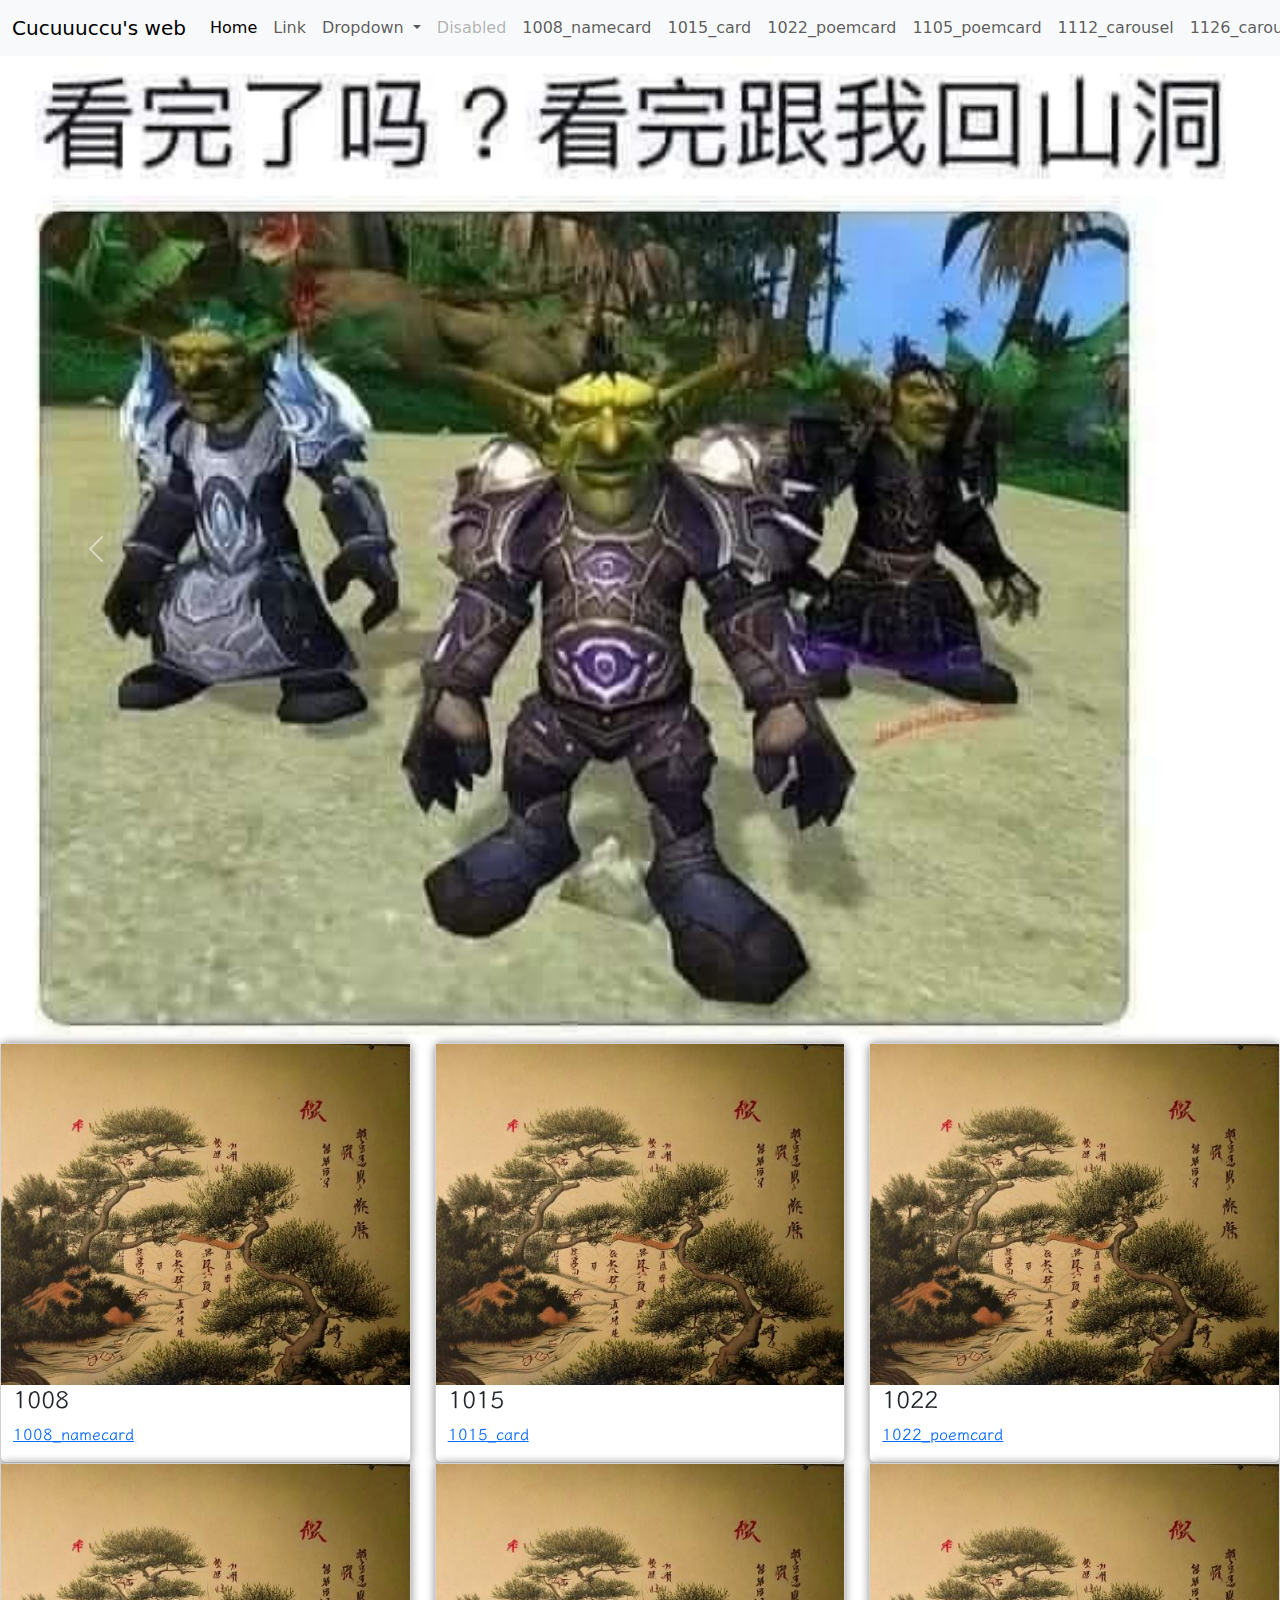
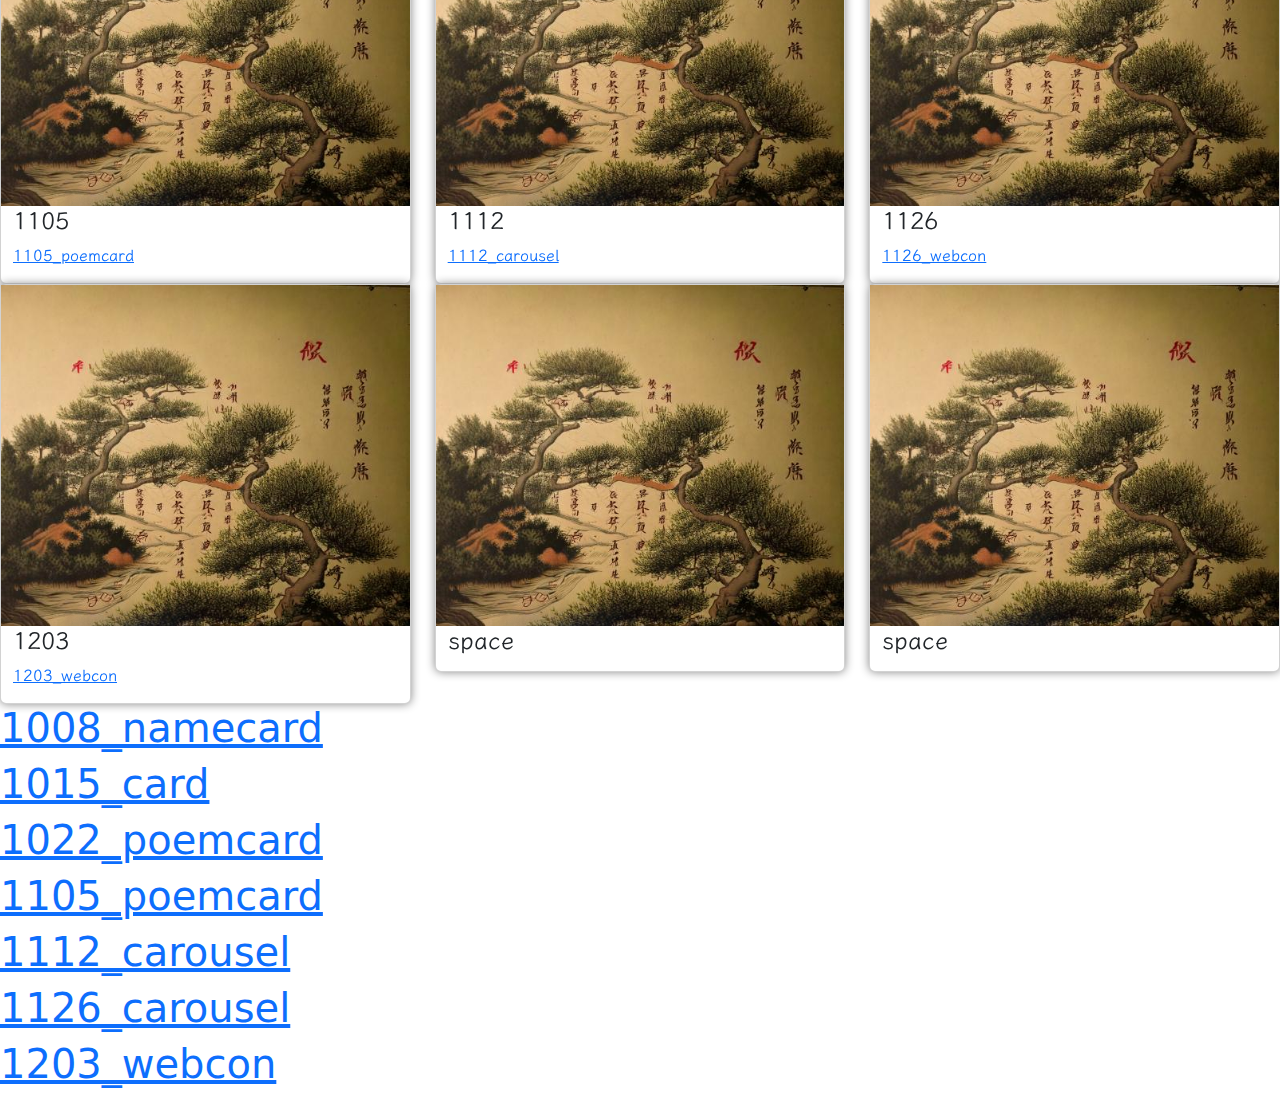
<file: index.html>
<!DOCTYPE html>

<html>

<head>
	<meta charset="utf-8">
	<title>ALISAI'S NAMECARD</title>
	<link rel="preconnect" href="https://fonts.googleapis.com">
	<link rel="preconnect" href="https://fonts.gstatic.com" crossorigin>
	<link href="https://fonts.googleapis.com/css2?family=LXGW+WenKai+Mono+TC&family=LXGW+WenKai+TC&display=swap"
		rel="stylesheet">
	<link href="https://cdn.jsdelivr.net/npm/bootstrap@5.3.3/dist/css/bootstrap.min.css" rel="stylesheet"
		integrity="sha384-QWTKZyjpPEjISv5WaRU9OFeRpok6YctnYmDr5pNlyT2bRjXh0JMhjY6hW+ALEwIH" crossorigin="anonymous">
	<script src="https://cdn.jsdelivr.net/npm/bootstrap@5.3.3/dist/js/bootstrap.bundle.min.js"
		integrity="sha384-YvpcrYf0tY3lHB60NNkmXc5s9fDVZLESaAA55NDzOxhy9GkcIdslK1eN7N6jIeHz"
		crossorigin="anonymous"></script>
</head>
<style>
	.card {
		width: 100%;
		box-shadow: 0px 0px 10px 0px #888888;

	}



	.lxgw-wenkai-tc-regular {
		font-family: "LXGW WenKai TC", cursive;
		font-weight: 400;
		font-style: normal;
	}
</style>

<body>
	<nav class="navbar navbar-expand-lg bg-body-tertiary">
    <div class="container-fluid">
        <a class="navbar-brand" href="#">Cucuuuccu's web</a>
        <button class="navbar-toggler" type="button" data-bs-toggle="collapse"
            data-bs-target="#navbarSupportedContent" aria-controls="navbarSupportedContent" aria-expanded="false"
            aria-label="Toggle navigation">
            <span class="navbar-toggler-icon"></span>
        </button>
        <div class="collapse navbar-collapse" id="navbarSupportedContent">
            <ul class="navbar-nav me-auto mb-2 mb-lg-0">
                <li class="nav-item">
                    <a class="nav-link active" aria-current="page" href="#">Home</a>
                </li>
                <li class="nav-item">
                    <a class="nav-link" href="#">Link</a>
                </li>
                <li class="nav-item dropdown">
                    <a class="nav-link dropdown-toggle" href="#" role="button" data-bs-toggle="dropdown"
                        aria-expanded="false">
                        Dropdown
                    </a>
                    <ul class="dropdown-menu">
                        <li><a class="dropdown-item" href="#">Action</a></li>
                        <li><a class="dropdown-item" href="#">Another action</a></li>
                        <li>
                            <hr class="dropdown-divider">
                        </li>
                        <li><a class="dropdown-item" href="#">Something else here</a></li>
                    </ul>
                </li>
                <li class="nav-item">
                    <a class="nav-link disabled" aria-disabled="true">Disabled</a>
                </li>
                <!-- Add additional links here -->
                <li class="nav-item">
                    <a class="nav-link" href="./1008/1008_namecard.html">1008_namecard</a>
                </li>
                <li class="nav-item">
                    <a class="nav-link" href="./1015/index.html">1015_card</a>
                </li>
                <li class="nav-item">
                    <a class="nav-link" href="./1022/index.html">1022_poemcard</a>
                </li>
                <li class="nav-item">
                    <a class="nav-link" href="./1105/index.html">1105_poemcard</a>
                </li>
                <li class="nav-item">
                    <a class="nav-link" href="./1112/index.html">1112_carousel</a>
                </li>
                <li class="nav-item">
                    <a class="nav-link" href="./1126/index.html">1126_carousel</a>
                </li>
                <li class="nav-item">
                    <a class="nav-link" href="./1203/index.html">1203_webcon</a>
                </li>
            </ul>
            <form class="d-flex" role="search">
                <input class="form-control me-2" type="search" placeholder="Search" aria-label="Search">
                <button class="btn btn-outline-success" type="submit">Search</button>
            </form>
        </div>
    </div>
</nav>
	<div id="carouselExample" class="carousel slide">
                <div class="carousel-inner">
                  <div class="carousel-item active">
                    <img src="go2.JPG" class="d-block w-100" alt="...">
                  </div>
                  <div class="carousel-item">
                    <img src="go3.JPG" class="d-block w-100" alt="...">
                  </div>
                </div>
                <button class="carousel-control-prev" type="button" data-bs-target="#carouselExample" data-bs-slide="prev">
                  <span class="carousel-control-prev-icon" aria-hidden="true"></span>
                  <span class="visually-hidden">Previous</span>
                </button>
                <button class="carousel-control-next" type="button" data-bs-target="#carouselExample" data-bs-slide="next">
                  <span class="carousel-control-next-icon" aria-hidden="true"></span>
                  <span class="visually-hidden">Next</span>
                </button>
              </div>
	<div class="row">
		<div class="col-4">
			<div class='card'>
				<img src='poem.png' style='width: 100%'>
				<div class='container'>
					<h4 class="lxgw-wenkai-tc-regular">
						1008 </h4>
					<p class="lxgw-wenkai-tc-regular">
						<a href='./1008/1008_namecard.html'>
							1008_namecard
						</a>
					</p>
				</div>
			</div>
		</div>
		<div class="col-4">
			<div class='card'>
				<img src='poem.png' style='width: 100%'>
				<div class='container'>
					<h4 class="lxgw-wenkai-tc-regular">
						1015 </h4>
					<p class="lxgw-wenkai-tc-regular">
						<a href='./1015/index.html'>
							1015_card
						</a>
					</p>
				</div>
			</div>
		</div>
		<div class="col-4">
			<div class='card'>
				<img src='poem.png' style='width: 100%'>
				<div class='container'>
					<h4 class="lxgw-wenkai-tc-regular">
						1022 </h4>
					<p class="lxgw-wenkai-tc-regular">
						<a href='./1022/index.html'>
							1022_poemcard
						</a>
					</p>
				</div>
			</div>
		</div>
	</div>

	<div class="row">
		<div class="col-4">
			<div class='card'>
				<img src='poem.png' style='width: 100%'>
				<div class='container'>
					<h4 class="lxgw-wenkai-tc-regular">
						1105 </h4>
					<p class="lxgw-wenkai-tc-regular">
						<a href='./1105/index.html'>
							1105_poemcard
						</a>
					</p>
				</div>
			</div>
		</div>
		<div class="col-4">
			<div class='card'>
				<img src='poem.png' style='width: 100%'>
				<div class='container'>
					<h4 class="lxgw-wenkai-tc-regular">
						1112 </h4>
					<p class="lxgw-wenkai-tc-regular">
						<a href='./1112/index.html'>
							1112_carousel
						</a>
					</p>
				</div>
			</div>
		</div>
		<div class="col-4">
			<div class='card'>
				<img src='poem.png' style='width: 100%'>
				<div class='container'>
					<h4 class="lxgw-wenkai-tc-regular">
						1126 </h4>
					<p class="lxgw-wenkai-tc-regular">
						<a href='./1126/index.html'>
							1126_webcon
						</a>
					</p>
				</div>
			</div>
		</div>
		<div class="col-4">
			<div class='card'>
				<img src='poem.png' style='width: 100%'>
				<div class='container'>
					<h4 class="lxgw-wenkai-tc-regular">
						1203 </h4>
					<p class="lxgw-wenkai-tc-regular">
						<a href='./1203/index.html'>
							1203_webcon
						</a>
					</p>
				</div>
			</div>
		</div>
		<div class="col-4">
			<div class='card'>
				<img src='poem.png' style='width: 100%'>
				<div class='container'>
					<h4 class="lxgw-wenkai-tc-regular">
						space </h4>
					<p class="lxgw-wenkai-tc-regular">
					</p>
				</div>
			</div>
		</div>
		<div class="col-4">
			<div class='card'>
				<img src='poem.png' style='width: 100%'>
				<div class='container'>
					<h4 class="lxgw-wenkai-tc-regular">
						space </h4>
					<p class="lxgw-wenkai-tc-regular">
					</p>
				</div>
			</div>
		</div>
	</div>
	<h1>
		<a href='./1008/1008_namecard.html'>
			1008_namecard

		</a>
	</h1>
	<h1>
		<a href='./1015/index.html'>
			1015_card
		</a>
	</h1>
	<h1>
		<a href='./1022/index.html'>
			1022_poemcard
		</a>
	</h1>
	<h1>
		<a href='./1105/index.html'>
			1105_poemcard
		</a>
	</h1>
	<h1>
		<a href='./1112/index.html'>
			1112_carousel
		</a>
	</h1>
	<h1>
		<a href='./1126/index.html'>
			1126_carousel
		</a>
	</h1>
	<h1>
		<a href='./1203/index.html'>
			1203_webcon
		</a>
	</h1>
</body>


</html>
</file>
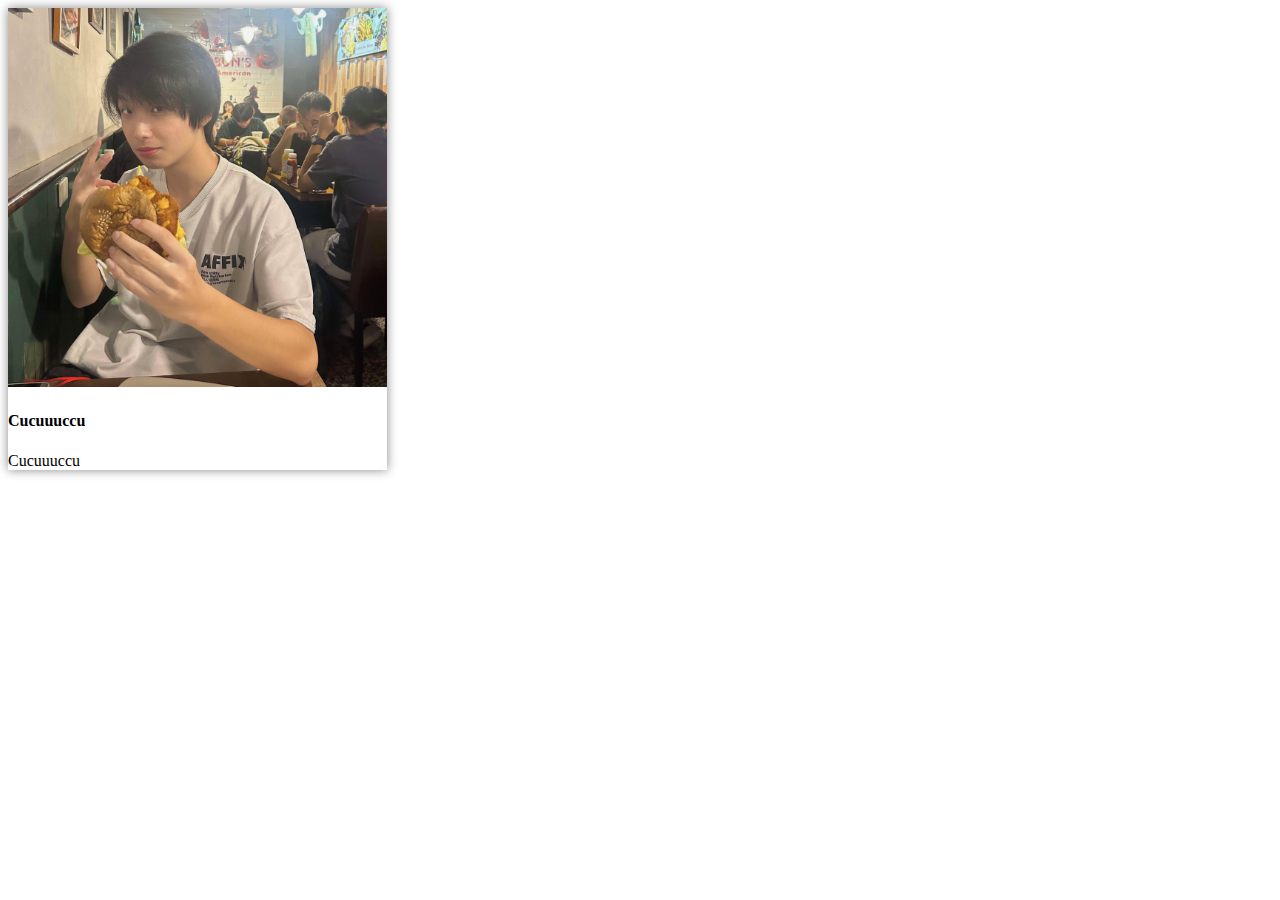
<file: 1015/index.html>
<!DOCTYPE html>

<html>
	
	<head>
		<meta charset='utf-8'>
		<title>Cucu</title>
		
		<style>
			.card{
				width: 30%;
				box-shadow: 0px 0px 10px 0px #888888;

		}
			.contaier{
			 padding 50px 50px;
				
		}
		</style>
	</head>
	
	<body>
		<div class='card'>
			<img src='self.png' style='width: 100%'>
			<div class='container'>
				<h4>Cucuuuccu</h4>
				<p>Cucuuuccu</p>
			</div>
		</div>
	</body>
	
</html>
</file>
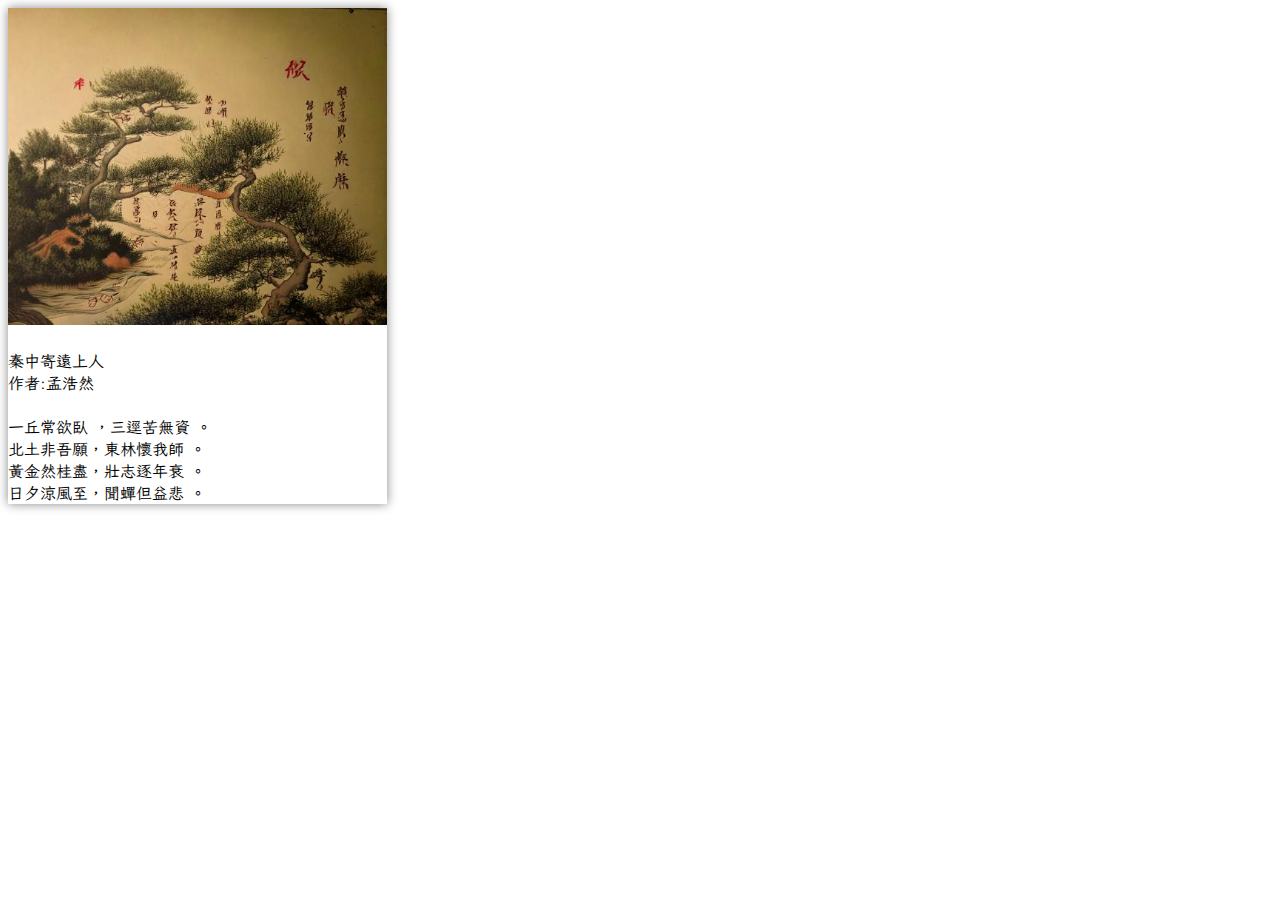
<file: 1022/index.html>
<!DOCTYPE html>

<html>
	
	<head>
		<meta charset='utf-8'>
		<title>Cucu</title>
		<link rel="preconnect" href="https://fonts.googleapis.com">
		<link rel="preconnect" href="https://fonts.gstatic.com" crossorigin>
		<link href="https://fonts.googleapis.com/css2?family=LXGW+WenKai+Mono+TC&family=LXGW+WenKai+TC&display=swap" rel="stylesheet">


	

		<style>
			.card{
				width: 30%;
				box-shadow: 0px 0px 10px 0px #888888;

		}
			.contaier{
			 padding 50px 50px;
				
		}
			.lxgw-wenkai-tc-regular {
			font-family: "LXGW WenKai TC", cursive;
			font-weight: 400;
			font-style: normal;
}
		</style>
	</head>
	
	<body>
		<div class='card'>
			<img src='poem.png' style='width: 100%'>
			<div class='container'>
				<h4 class="lxgw-wenkai-tc-regular">
				秦中寄遠上人 <br>作者:孟浩然 </h4>
				<p class="lxgw-wenkai-tc-regular">	
					一丘常欲臥 ，三逕苦無資 。<br>
					北土非吾願，東林懷我師 。<br>
					黃金然桂盡，壯志逐年衰 。<br>
					日夕涼風至，聞蟬但益悲 。
				</p>
			</div>
		</div>
	</body>
	
</html>
</file>
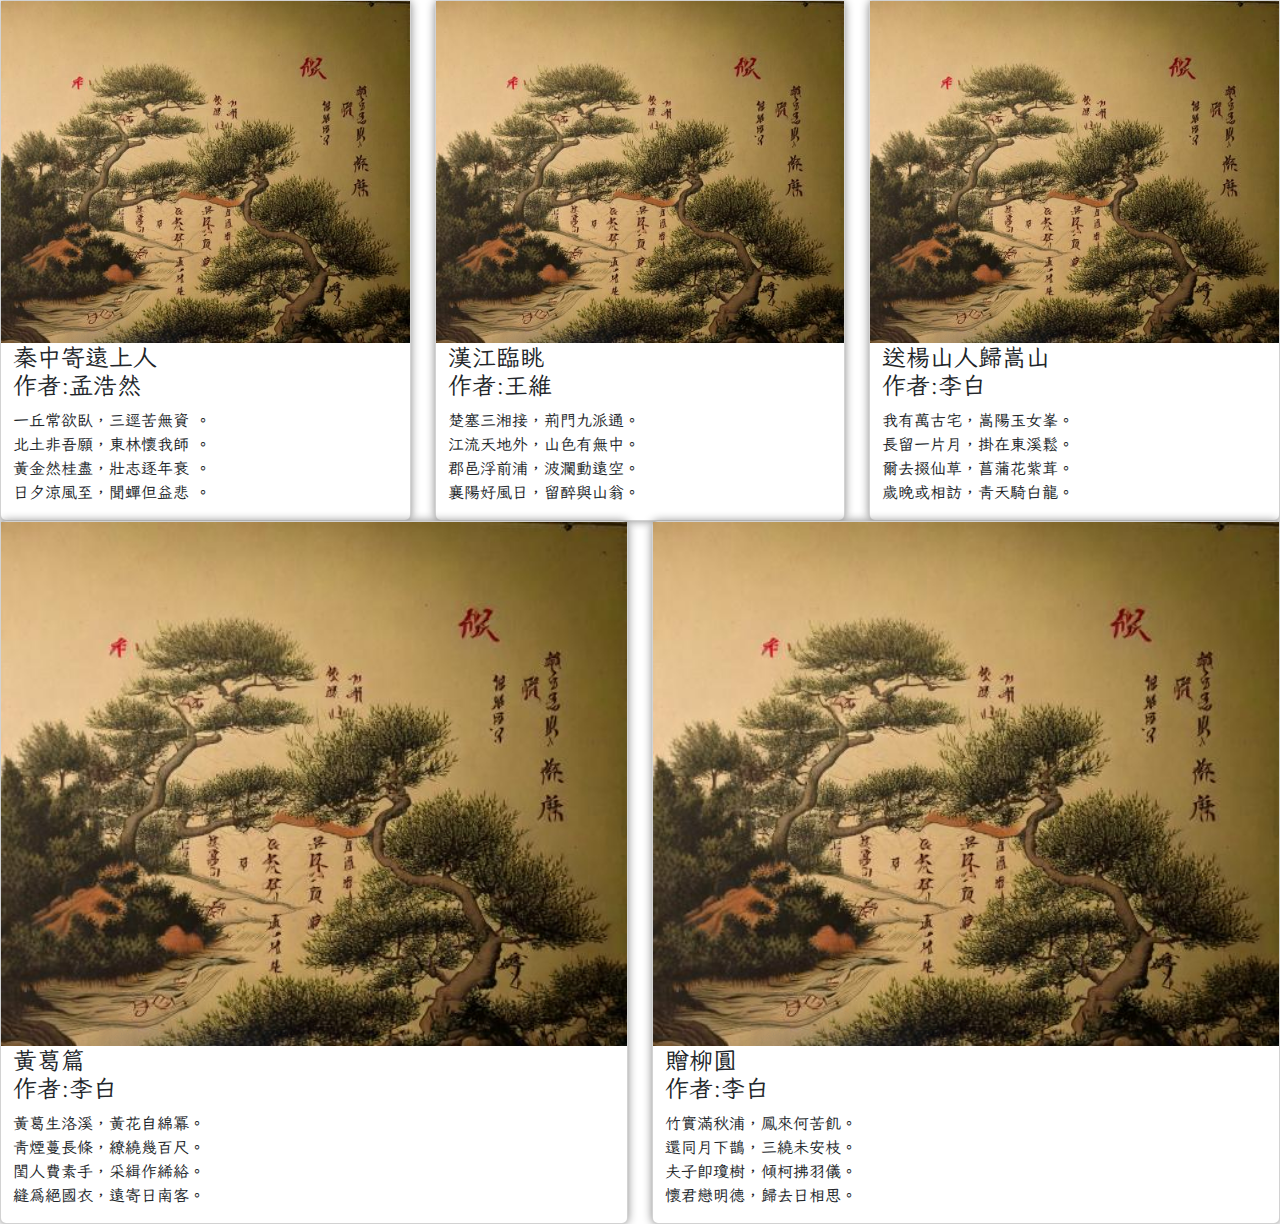
<file: 1105/index.html>
<!DOCTYPE html>

<html>
	
	<head>
		<meta charset='utf-8'>
		<title>Cucu</title>
		<link rel="preconnect" href="https://fonts.googleapis.com">
		<link rel="preconnect" href="https://fonts.gstatic.com" crossorigin>
		<link href="https://fonts.googleapis.com/css2?family=LXGW+WenKai+Mono+TC&family=LXGW+WenKai+TC&display=swap" rel="stylesheet">
		<link href="https://cdn.jsdelivr.net/npm/bootstrap@5.3.3/dist/css/bootstrap.min.css" rel="stylesheet" integrity="sha384-QWTKZyjpPEjISv5WaRU9OFeRpok6YctnYmDr5pNlyT2bRjXh0JMhjY6hW+ALEwIH" crossorigin="anonymous">
		<script src="https://cdn.jsdelivr.net/npm/bootstrap@5.3.3/dist/js/bootstrap.bundle.min.js" integrity="sha384-YvpcrYf0tY3lHB60NNkmXc5s9fDVZLESaAA55NDzOxhy9GkcIdslK1eN7N6jIeHz" crossorigin="anonymous"></script>
	</head>

		<style>
			.card{
				width: 100%;
				box-shadow: 0px 0px 10px 0px #888888;

		}
			.contaier{
			 padding 50px 50px;
				
		}
			.lxgw-wenkai-tc-regular {
			font-family: "LXGW WenKai TC", cursive;
			font-weight: 400;
			font-style: normal;
}
		</style>
	</head>
	
	<body>
			<div class="row">
					<div class="col-4">
						<div class='card'>
							<img src='poem.png' style='width: 100%'>
								<div class='container'>
									<h4 class="lxgw-wenkai-tc-regular">
										秦中寄遠上人 <br>作者:孟浩然 </h4>
										<p class="lxgw-wenkai-tc-regular">	
											一丘常欲臥，三逕苦無資 。<br>
											北土非吾願，東林懷我師 。<br>
											黃金然桂盡，壯志逐年衰 。<br>
											日夕涼風至，聞蟬但益悲 。
										</p>
								</div>
						</div>
					</div>
					<div class="col-4">
						<div class='card'>
							<img src='poem.png' style='width: 100%'>
								<div class='container'>
									<h4 class="lxgw-wenkai-tc-regular">
										漢江臨眺 <br>作者:王維 </h4>
										<p class="lxgw-wenkai-tc-regular">	
											楚塞三湘接，荊門九派通。<br>
											江流天地外，山色有無中。<br>
											郡邑浮前浦，波瀾動遠空。<br>
											襄陽好風日，留醉與山翁。
										</p>
								</div>
						</div>
					</div>
					<div class="col-4">
						<div class='card'>
							<img src='poem.png' style='width: 100%'>
								<div class='container'>
									<h4 class="lxgw-wenkai-tc-regular">
										送楊山人歸嵩山 <br>作者:李白 </h4>
										<p class="lxgw-wenkai-tc-regular">	
											我有萬古宅，嵩陽玉女峯。<br>
											長留一片月，掛在東溪鬆。<br>
											爾去掇仙草，菖蒲花紫茸。<br>
											歲晚或相訪，青天騎白龍。
										</p>
								</div>
						</div>
					</div>
			</div>
			
				<div class="row">
					<div class="col-6">
						<div class='card'>
							<img src='poem.png' style='width: 100%'>
								<div class='container'>
									<h4 class="lxgw-wenkai-tc-regular">
										黃葛篇 <br>作者:李白 </h4>
										<p class="lxgw-wenkai-tc-regular">	
											黃葛生洛溪，黃花自綿冪。<br>
											青煙蔓長條，繚繞幾百尺。<br>
											閨人費素手，采緝作絺綌。<br>
											縫爲絕國衣，遠寄日南客。
										</p>
								</div>
						</div>
					</div>
					<div class="col-6">
						<div class='card'>
							<img src='poem.png' style='width: 100%'>
								<div class='container'>
									<h4 class="lxgw-wenkai-tc-regular">
										贈柳圓 <br>作者:李白 </h4>
										<p class="lxgw-wenkai-tc-regular">	
											竹實滿秋浦，鳳來何苦飢。<br>
											還同月下鵲，三繞未安枝。<br>
											夫子即瓊樹，傾柯拂羽儀。<br>
											懷君戀明德，歸去日相思。
										</p>
								</div>
						</div>
					</div>
				</div>
	</body>
	
</html>
</file>
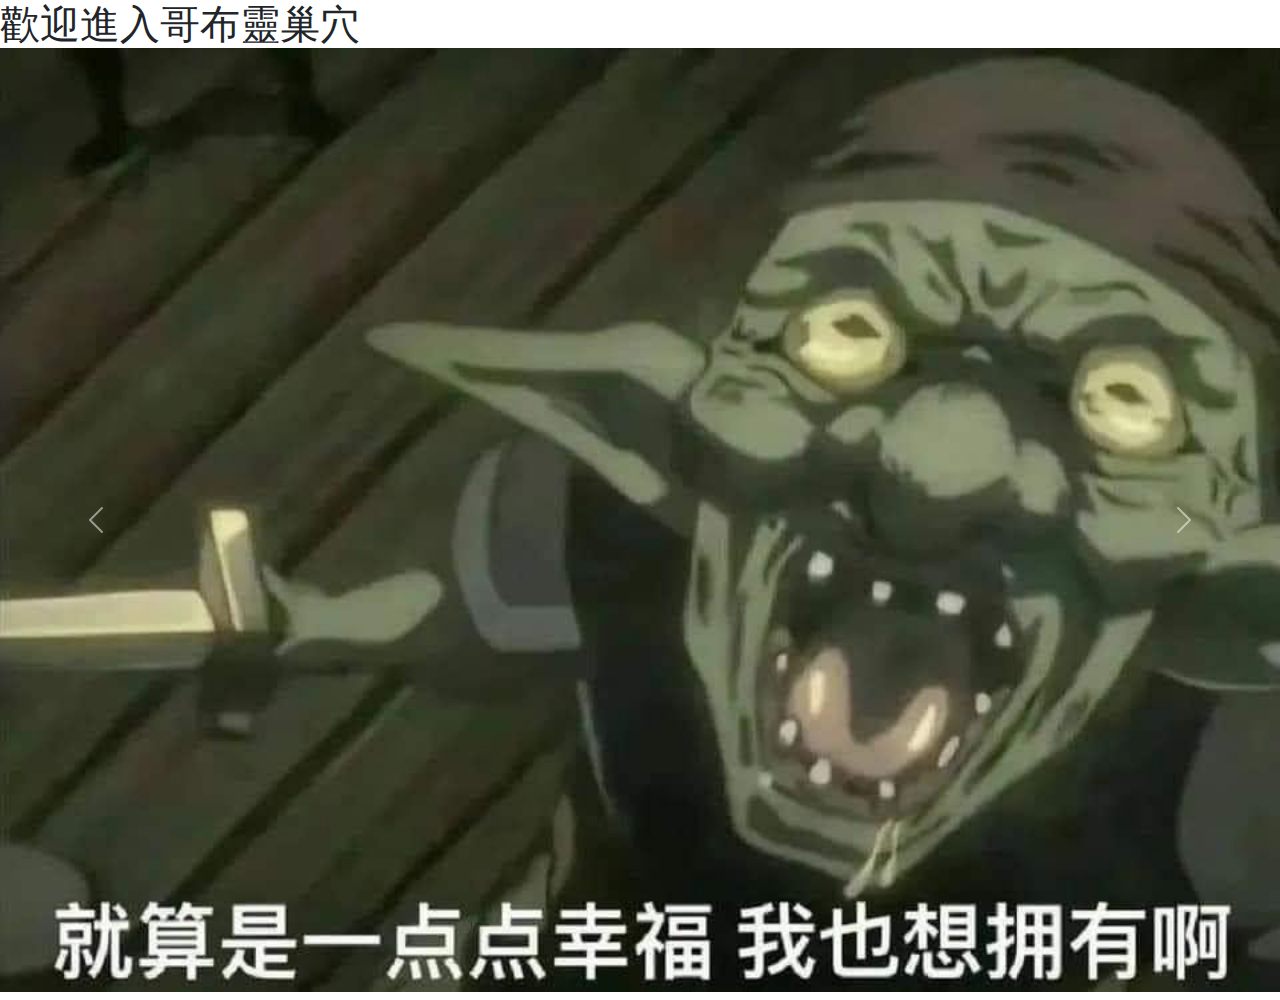
<file: 1112/index.html>
<!DOCTYPE html>

<html>

	<head>
		<meta charset="utf-8">
		<title>gerbulin</title>
        <link href="https://cdn.jsdelivr.net/npm/bootstrap@5.3.3/dist/css/bootstrap.min.css" rel="stylesheet" integrity="sha384-QWTKZyjpPEjISv5WaRU9OFeRpok6YctnYmDr5pNlyT2bRjXh0JMhjY6hW+ALEwIH" crossorigin="anonymous">
        <script src="https://cdn.jsdelivr.net/npm/bootstrap@5.3.3/dist/js/bootstrap.bundle.min.js" integrity="sha384-YvpcrYf0tY3lHB60NNkmXc5s9fDVZLESaAA55NDzOxhy9GkcIdslK1eN7N6jIeHz" crossorigin="anonymous"></script>
        
    </head>
	
	<body>		
		<h1>
            歡迎進入哥布靈巢穴
            <div id="carouselExample" class="carousel slide">
                <div class="carousel-inner">
                  <div class="carousel-item active">
                    <img src="go1.JPG" class="d-block w-100" alt="...">
                  </div>
                  <div class="carousel-item">
                    <img src="go2.JPG" class="d-block w-100" alt="...">
                  </div>
                  <div class="carousel-item">
                    <img src="go3.JPG" class="d-block w-100" alt="...">
                  </div>
                </div>
                <button class="carousel-control-prev" type="button" data-bs-target="#carouselExample" data-bs-slide="prev">
                  <span class="carousel-control-prev-icon" aria-hidden="true"></span>
                  <span class="visually-hidden">Previous</span>
                </button>
                <button class="carousel-control-next" type="button" data-bs-target="#carouselExample" data-bs-slide="next">
                  <span class="carousel-control-next-icon" aria-hidden="true"></span>
                  <span class="visually-hidden">Next</span>
                </button>
              </div>
		</h1>
	</body>


</html>
</file>
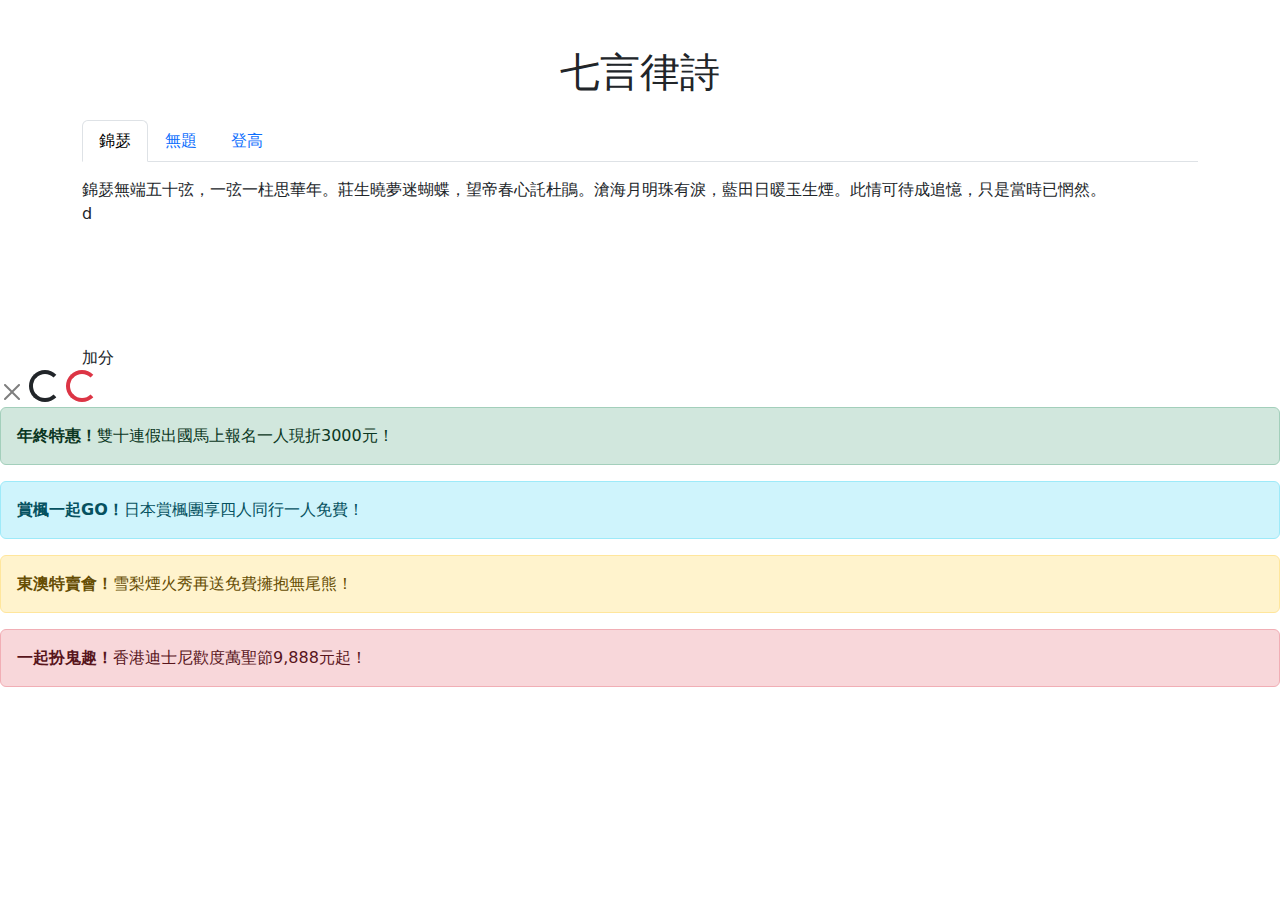
<file: 1126/index.html>
<!DOCTYPE html>
<html lang="en">
<head>
    <meta charset="UTF-8">
    <meta name="viewport" content="width=device-width, initial-scale=1.0">
    <title>七言律詩 - 標籤切換</title>
    <!-- 引入 Bootstrap CSS -->
    <link href="https://cdn.jsdelivr.net/npm/bootstrap@5.3.0-alpha3/dist/css/bootstrap.min.css" rel="stylesheet">
</head>
<body>
    <div class="container mt-5">
        <h1 class="text-center mb-4">七言律詩</h1>
        <!-- 標籤導航 -->
        <ul class="nav nav-tabs" id="poetryTab" role="tablist">
            <li class="nav-item" role="presentation">
                <button class="nav-link active" id="jinse-tab" data-bs-toggle="tab" data-bs-target="#jinse" type="button" role="tab" aria-controls="jinse" aria-selected="true">錦瑟</button>
            </li>
            <li class="nav-item" role="presentation">
                <button class="nav-link" id="wuti-tab" data-bs-toggle="tab" data-bs-target="#wuti" type="button" role="tab" aria-controls="wuti" aria-selected="false">無題</button>
            </li>
            <li class="nav-item" role="presentation">
                <button class="nav-link" id="denggao-tab" data-bs-toggle="tab" data-bs-target="#denggao" type="button" role="tab" aria-controls="denggao" aria-selected="false">登高</button>
            </li>
        </ul>
        <!-- 標籤內容 -->
        <div class="tab-content mt-3" id="poetryTabContent">
            <!-- 錦瑟 -->
            <div class="tab-pane fade show active" id="jinse" role="tabpanel" aria-labelledby="jinse-tab">
                錦瑟無端五十弦，一弦一柱思華年。莊生曉夢迷蝴蝶，望帝春心託杜鵑。滄海月明珠有淚，藍田日暖玉生煙。此情可待成追憶，只是當時已惘然。
            </div>
            <!-- 無題 -->
            <div class="tab-pane fade" id="wuti" role="tabpanel" aria-labelledby="wuti-tab">
                相見時難別亦難，東風無力百花殘。春蠶到死絲方盡，蠟炬成灰淚始乾。曉鏡但愁雲鬢改，夜吟應覺月光寒。蓬萊此去無多路，青鳥殷勤為探看。
            </div>
            <!-- 登高 -->d
            <div class="tab-pane fade" id="denggao" role="tabpanel" aria-labelledby="denggao-tab">
                風急天高猿嘯哀，渚清沙白鳥飛迴。無邊落木蕭蕭下，不盡長江滾滾來。萬里悲秋常作客，百年多病獨登臺。艱難苦恨繁霜鬢，潦倒新停濁酒杯。
            </div>
        </div>
		<br>
		<br>
		<br>
		<br>
		<br>
		加分</div>
			<button type="button" class="btn-close"></button>
			<div class="spinner-border">
				<span class="visually-hidden">Loading...</span>
				</div>
				<div class="spinner-border text-danger">
				<span class="visually-hidden">Loading...</span>
				</div>
				<div class="alert alert-success" role="alert">
					<strong>年終特惠！</strong>雙十連假出國馬上報名一人現折3000元！
					</div>
					<div class="alert alert-info" role="alert">
					<strong>賞楓一起GO！</strong>日本賞楓團享四人同行一人免費！
					</div>
					<div class="alert alert-warning" role="alert">
					<strong>東澳特賣會！</strong>雪梨煙火秀再送免費擁抱無尾熊！
					</div>
					<div class="alert alert-danger" role="alert">
					<strong>一起扮鬼趣！</strong>香港迪士尼歡度萬聖節9,888元起！
					</div>
	

    <!-- 引入 Bootstrap JS -->
    <script src="https://cdn.jsdelivr.net/npm/bootstrap@5.3.0-alpha3/dist/js/bootstrap.bundle.min.js"></script>
</body>
</html>
</file>
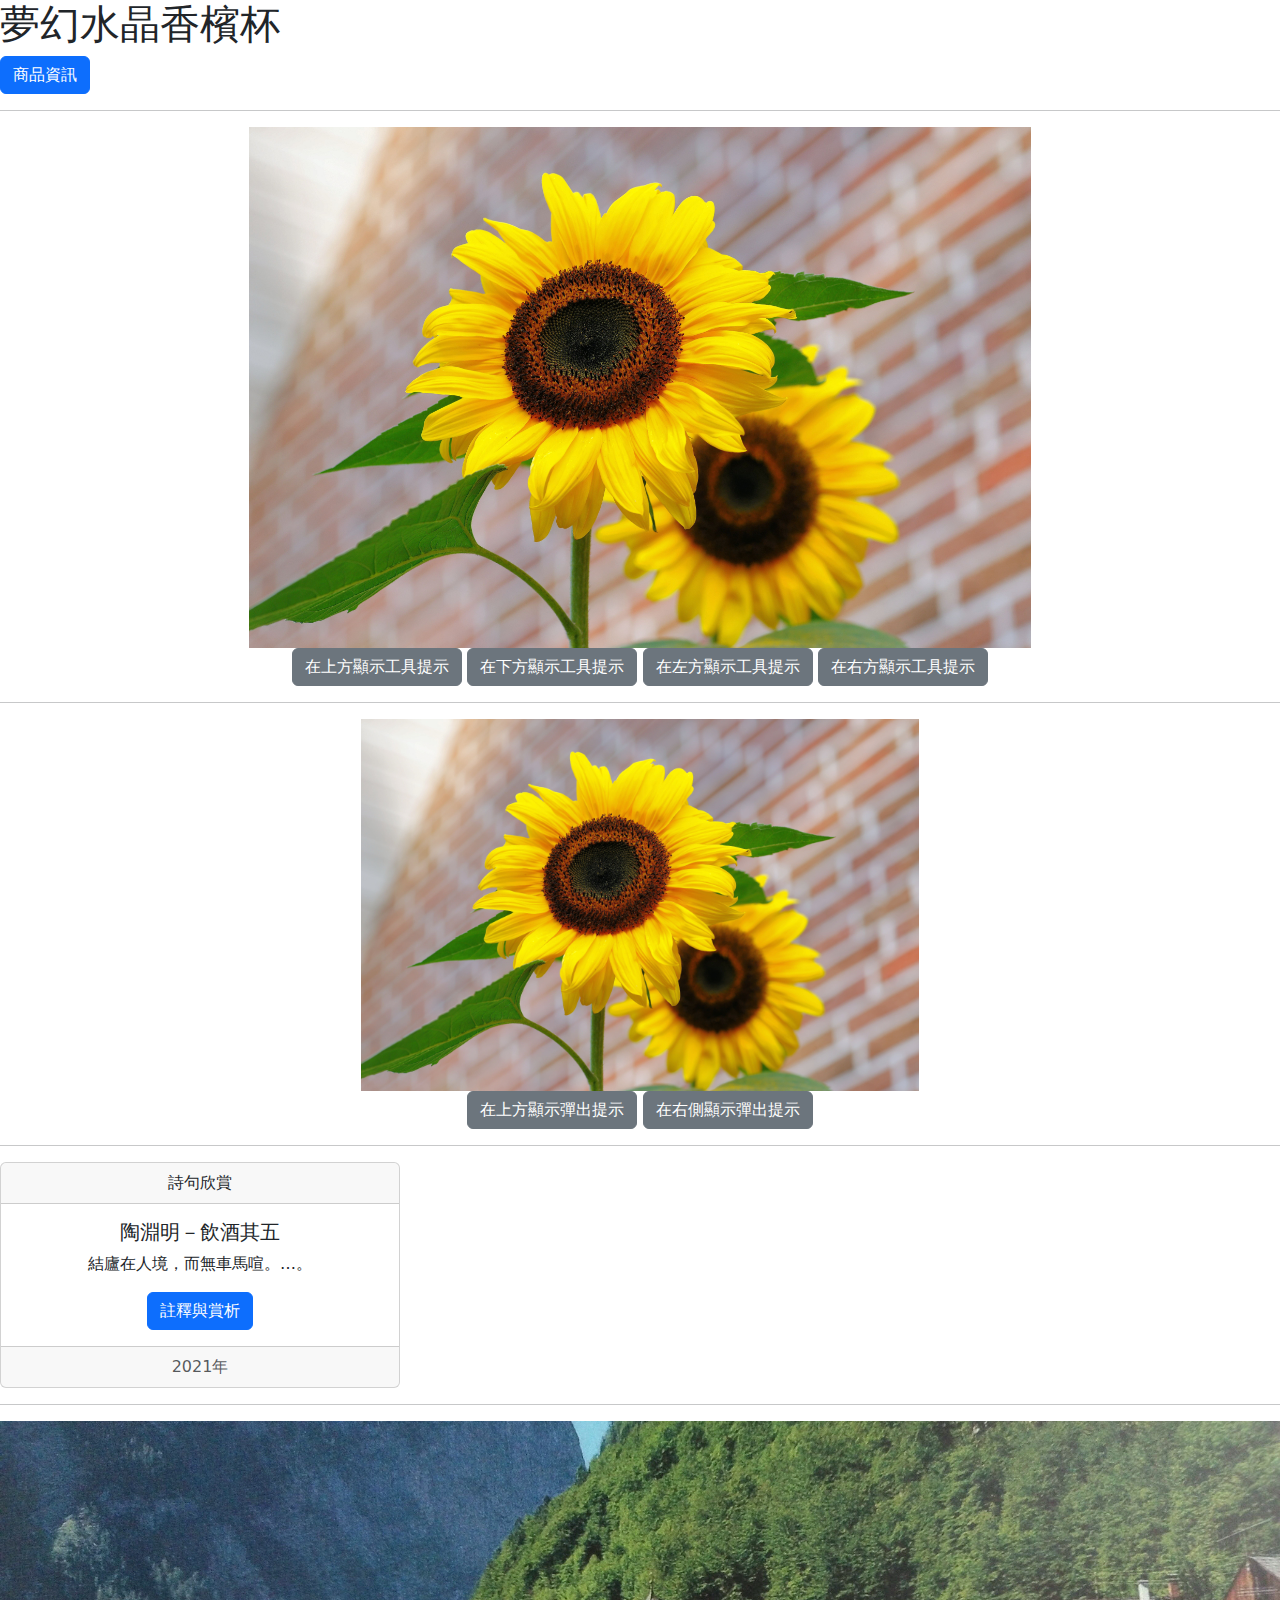
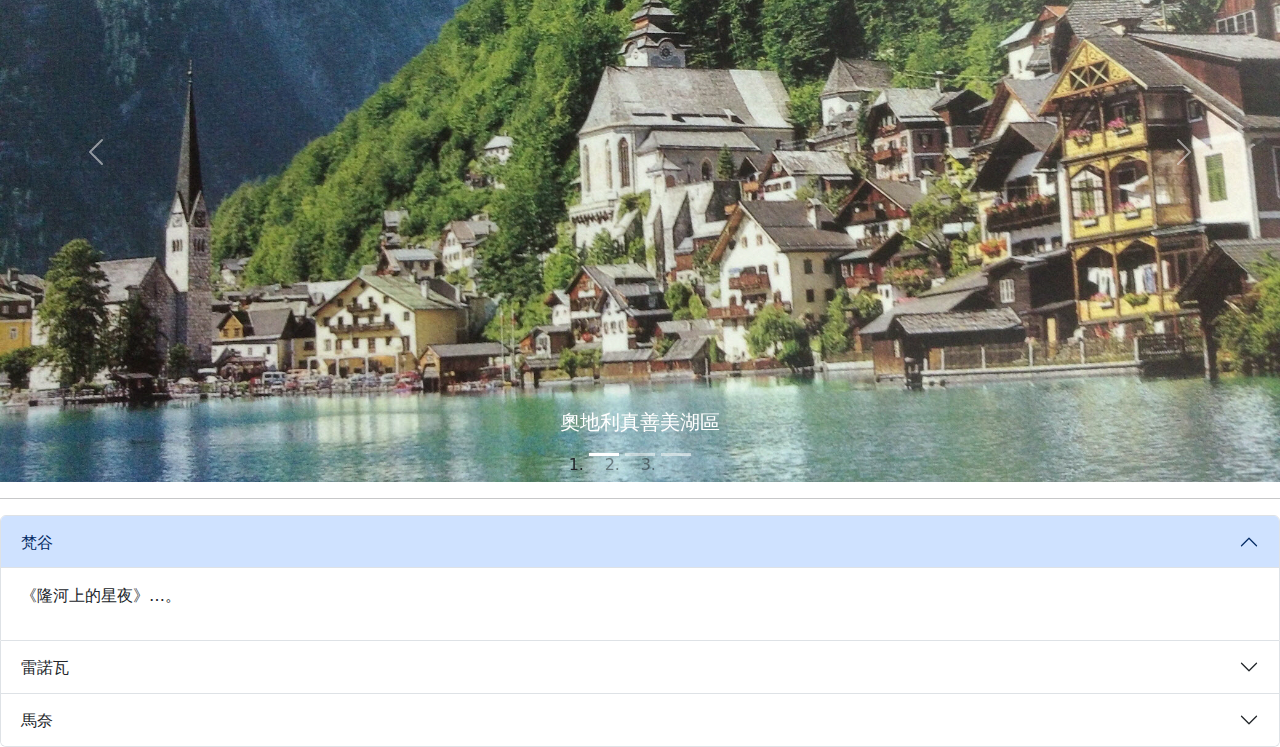
<file: 1203/index.html>
<!DOCTYPE html>
<html lang="en">

<head>
    <meta charset="UTF-8">
    <meta name="viewport" content="width=device-width, initial-scale=1.0">
    <title>sell</title>
    <!-- 引入 Bootstrap CSS -->
    <link href="https://cdn.jsdelivr.net/npm/bootstrap@5.3.3/dist/css/bootstrap.min.css" rel="stylesheet"
        integrity="sha384-QWTKZyjpPEjISv5WaRU9OFeRpok6YctnYmDr5pNlyT2bRjXh0JMhjY6hW+ALEwIH" crossorigin="anonymous">
    <script src="https://cdn.jsdelivr.net/npm/bootstrap@5.3.3/dist/js/bootstrap.bundle.min.js"
        integrity="sha384-YvpcrYf0tY3lHB60NNkmXc5s9fDVZLESaAA55NDzOxhy9GkcIdslK1eN7N6jIeHz"
        crossorigin="anonymous"></script>
</head>

<body>
    <h1>夢幻水晶香檳杯</h1>
    <!-- 觸發互動視窗的按鈕 -->
    <button type="button" class="btn btn-primary" data-bs-toggle="modal" data-bs-target="#myModal">商品資訊</button>
    <!-- 互動視窗 -->
    <div class="modal fade" id="myModal" tabindex="-1">
        <div class="modal-dialog">
            <div class="modal-content">
                <div class="modal-header">
                    <h3 class="modal-title">夢幻水晶香檳杯</h3>
                    <button type="button" class="btn-close" data-bs-dismiss="modal"></button>
                </div>
                <div class="modal-body">
                    <img src="cup.jpg" width="50%" class="img-fluid">
                    <p class="h3 text-end">$30.0</p>
                </div>
                <div class="modal-footer">
                    <button type="button" class="btn btn-primary">放入購物車</button>
                </div>
            </div>
        </div>
    </div>

    <hr>

    <div class="container text-center">
        <img src="flowers3.jpg" width="70%" class="img-fluid"><br>
        <button type="button" class="btn btn-secondary" data-bs-toggle="tooltip" data-bs-placement="top"
            title="太陽花">在上方顯示工具提示</button>
        <button type="button" class="btn btn-secondary" data-bs-toggle="tooltip" data-bs-placement="bottom"
            title="太陽花">在下方顯示工具提示</button>
        <button type="button" class="btn btn-secondary" data-bs-toggle="tooltip" data-bs-placement="left"
            title="太陽花">在左方顯示工具提示</button>
        <button type="button" class="btn btn-secondary" data-bs-toggle="tooltip" data-bs-placement="right"
            title="太陽花">在右方顯示工具提示</button>
    </div>

    <script>
        var tooltipTriggerList = [].slice.call(document.querySelectorAll('[data-bs-toggle="tooltip"]'));
        var tooltipList = tooltipTriggerList.map(function (tooltipTriggerEl) {
            return new bootstrap.Tooltip(tooltipTriggerEl)
        });
    </script>

    <hr>

    <div class="container text-center">
        <img src="flowers3.jpg" width="50%" class="img-fluid"><br>
        <button type="button" class="btn btn-secondary" data-bs-container="body" data-bs-toggle="popover"
            data-bs-placement="top" data-bs-content="太陽花">
            在上方顯示彈出提示</button>

        <button type="button" class="btn btn-secondary" title="圖片標題" data-bs-toggle="popover" data-bs-placement="right"
            data-bs-content="太陽花">
            在右側顯示彈出提示</button>
    </div>

    <script>
        var popoverTriggerList = [].slice.call(document.querySelectorAll('[data-bs-toggle="popover"]'));
        var popoverList = popoverTriggerList.map(function (popoverTriggerEl) {
            return new bootstrap.Popover(popoverTriggerEl)
        });
    </script>

    <hr>

    <div class="card text-center" style="width: 400px;">
        <div class="card-header">詩句欣賞</div>
        <div class="card-body">
          <h5 class="card-title">陶淵明－飲酒其五</h5>
          <p class="card-text">結廬在人境，而無車馬喧。…。</p>
          <a href="#" class="btn btn-primary">註釋與賞析</a>
        </div>
        <div class="card-footer text-muted">2021年</div>
      </div>
      
      <hr>
    
    <div id="myCarousel" class="carousel slide" data-bs-ride="carousel">
  <!-- 輪播指示 -->
  <ol class="carousel-indicators">
    <li data-bs-target="#myCarousel" data-bs-slide-to="0" class="active"></li>
    <li data-bs-target="#myCarousel" data-bs-slide-to="1"></li>
    <li data-bs-target="#myCarousel" data-bs-slide-to="2"></li>
  </ol>
  <!-- 輪播內容 -->
  <div class="carousel-inner">
    <div class="carousel-item active">
      <img src="photo1.jpg" class="d-block w-100" alt="真善美湖區">
      <div class="carousel-caption d-none d-md-block">
        <h5>奧地利真善美湖區</h5>
      </div>
    </div>
    <div class="carousel-item">
      <img src="photo2.jpg" class="d-block w-100" alt="熊布朗宮">
      <div class="carousel-caption d-none d-md-block">
        <h5>奧地利熊布朗宮</h5>
      </div>
    </div>
    <div class="carousel-item">
      <img src="photo3.jpg" class="d-block w-100" alt="雪的美術館">
      <div class="carousel-caption d-none d-md-block">
        <h5>北海道雪的美術館</h5>
      </div>
    </div>
  </div>
  <!-- 輪播控制 -->
  <a class="carousel-control-prev" href="#myCarousel" data-bs-slide="prev">
    <span class="carousel-control-prev-icon"></span>
    <span class="visually-hidden">Previous</span></a>
  <a class="carousel-control-next" href="#myCarousel" data-bs-slide="next">
    <span class="carousel-control-next-icon"></span>
    <span class="visually-hidden">Next</span></a>
</div>

    <hr>

      <div class="accordion" id="myAccordion">
        <div class="accordion-item">
          <h2 class="accordion-header" id="heading1">
            <button type="button" class="accordion-button" data-bs-toggle="collapse" 
              data-bs-target="#collapse1">梵谷</button>
          </h2>
          <div id="collapse1" class="accordion-collapse collapse show"
            data-bs-parent="#myAccordion">
            <div class="accordion-body">
              <p>《隆河上的星夜》…。</p>
            </div>
          </div>
        </div>
        <div class="accordion-item">
          <h2 class="accordion-header" id="heading2">
            <button type="button" class="accordion-button collapsed" data-bs-toggle="collapse"
              data-bs-target="#collapse2">雷諾瓦</button>
          </h2>
          <div id="collapse2" class="accordion-collapse collapse" data-bs-parent="#myAccordion">
            <div class="accordion-body">
              <p>《煎餅磨坊的舞會》…。</p>
            </div>
          </div>
        </div>
        <div class="accordion-item">
          <h2 class="accordion-header" id="heading3">
            <button type="button" class="accordion-button collapsed" data-bs-toggle="collapse" 
              data-bs-target="#collapse3">馬奈</button>
          </h2>
          <div id="collapse3" class="accordion-collapse collapse" data-bs-parent="#myAccordion">
            <div class="accordion-body">
              <p>《草地上的午餐》…。</p>
            </div>
          </div>
        </div>
      </div>
      





</body>

</html>
</file>
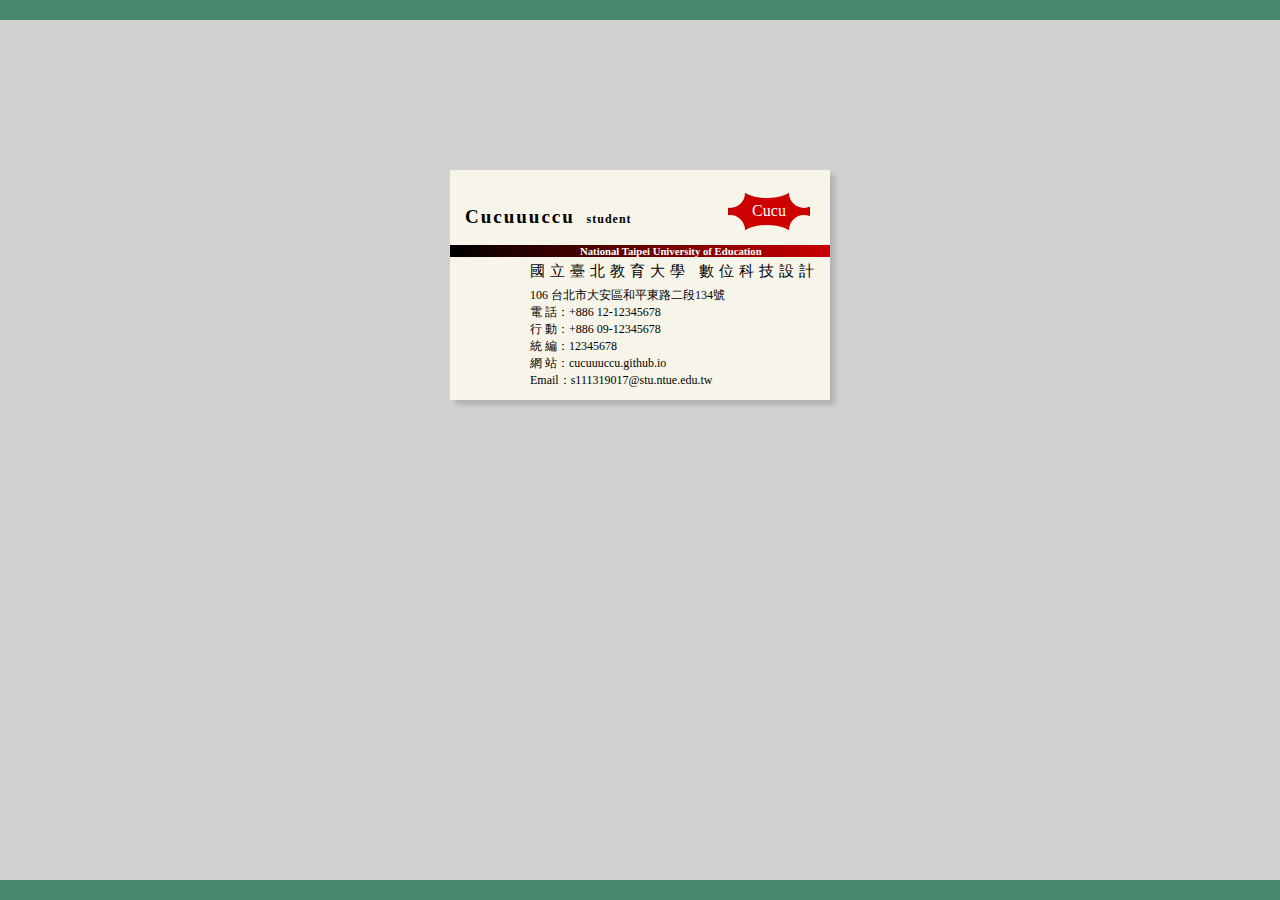
<file: 1008/1008_namecard.html>
<!DOCTYPE html>

<html>

	<head>
		<meta charset="utf-8">
		<title>ALISAI'S NAMECARD</title>
		<link href="1008_namecard.css" rel="stylesheet" type="text/css">
	</head>
	
	<body>		
		<div class="namecard">
		  
		  <h2>Cucuuuccu
			<span>student</span>
		  </h2>
		  <h6>National Taipei University of Education</h6>
		  <div class="company">國立臺北教育大學 數位科技設計</div>
		  <p>106 台北市大安區和平東路二段134號<br>
			電 話：+886 12-12345678<br>
			行 動：+886 09-12345678<br>
			統 編：12345678<br>
			網 站：cucuuuccu.github.io<br>
			Email：s111319017@stu.ntue.edu.tw<br>
		  </p>
		  <div class="mark">Cucu</div>
		  <div class="circle circle1"></div>
		  <div class="circle circle2"></div>
		  <div class="circle circle3"></div>
		  <div class="circle circle4"></div>
		  <div class="circle circle5"></div>
		  <div class="circle circle6"></div>
		</div>
	</body>


</html>
</file>
<file: 1008/1008_namecard.css>
@charset "utf-8";
/* CSS Document */

*{
	/* border:solid 1px ; */
	position: relative;
}

html,body{
  width:100% ;height:100% ;
  padding:0px; margin:0px;
}

body{
  background-color: #d1d1d1;
  border-top: solid 20px #48876c;
  border-bottom: solid 20px #48876c;
  box-sizing: border-box;
  overflow: hidden;
}

.namecard{
  width:380px; height:230px;
  border: solid 1px rgab(0,0,0,0.5);
  padding:0px;
  margin-left:auto;
  margin-right:auto;
  margin-top:150px;
  
  background-color:#f7f5e9;
  overflow: hidden;
  box-shadow: 5px 5px 5px rgba(0,0,0,0.15);
}

.namecard h2{
  position:absolute;
  font-size:19px;
  font-weight:550;
  color: rgba (0,0,0,0.1);
  letter-spacing:2px;
  padding-left:15px;
  padding-top:20px;
  margin-bottom:0px;
  
}

.namecard h2 span{
  padding-left:5px;
  font-size:12px;
  letter-spacing:1px;
  
}

.namecard h6{
  color:white;
/*   border:solid 1px #3c5738; */
  padding-left:130px;
  background:linear-gradient(to right, #000000, #cc0000);
  top:50px;
}

.company{
  font-size:15px;
  font-weight:500;
  letter-spacing:5px;
  padding-left:80px;
  top:30px;
}

.namecard p {
  position:absolute;
  font-size:12px;
  padding-left:80px;
  top:105px;
}

.mark{
  color:white;
  text-align: center;
  line-height:40px;
  position:absolute;
  top:20px;
  right:20px;
  border:solid 1px #bb0000;
  border-radius:5px;
  width:80px; height:40px;
  background:#cc0000;
}
.circle{
  width: 60px; height: 50px;
  border-radius: 100%;
  position: absolute;
  background-color:#f7f5e9
}
.circle1{
  width: 30px; height: 30px;
  top:8px; right:11px;
}
.circle2{
  width: 30px; height: 30px;
  top:45px; right:11px; 
}
.circle3{
 width: 30px; height: 30px;
  top:45px; right:85px;
}
.circle4{
   width: 30px; height: 30px;
  top:8px; right:85px; 
}
.circle5{
   width: 50px; height: 20px;
  top:8px; right:38px; 
}
.circle5{
   width: 50px; height: 20px;
  top:8px; right:38px;
}
.circle6{
   width: 50px; height: 20px;
  top:55px; right:38px;   
}
.title{
   font-size:300px;
  font-weight:200;
  position: absolute;
  bottom:100px;
  color: rgba(0,0,0,0.1)
}
</file>
